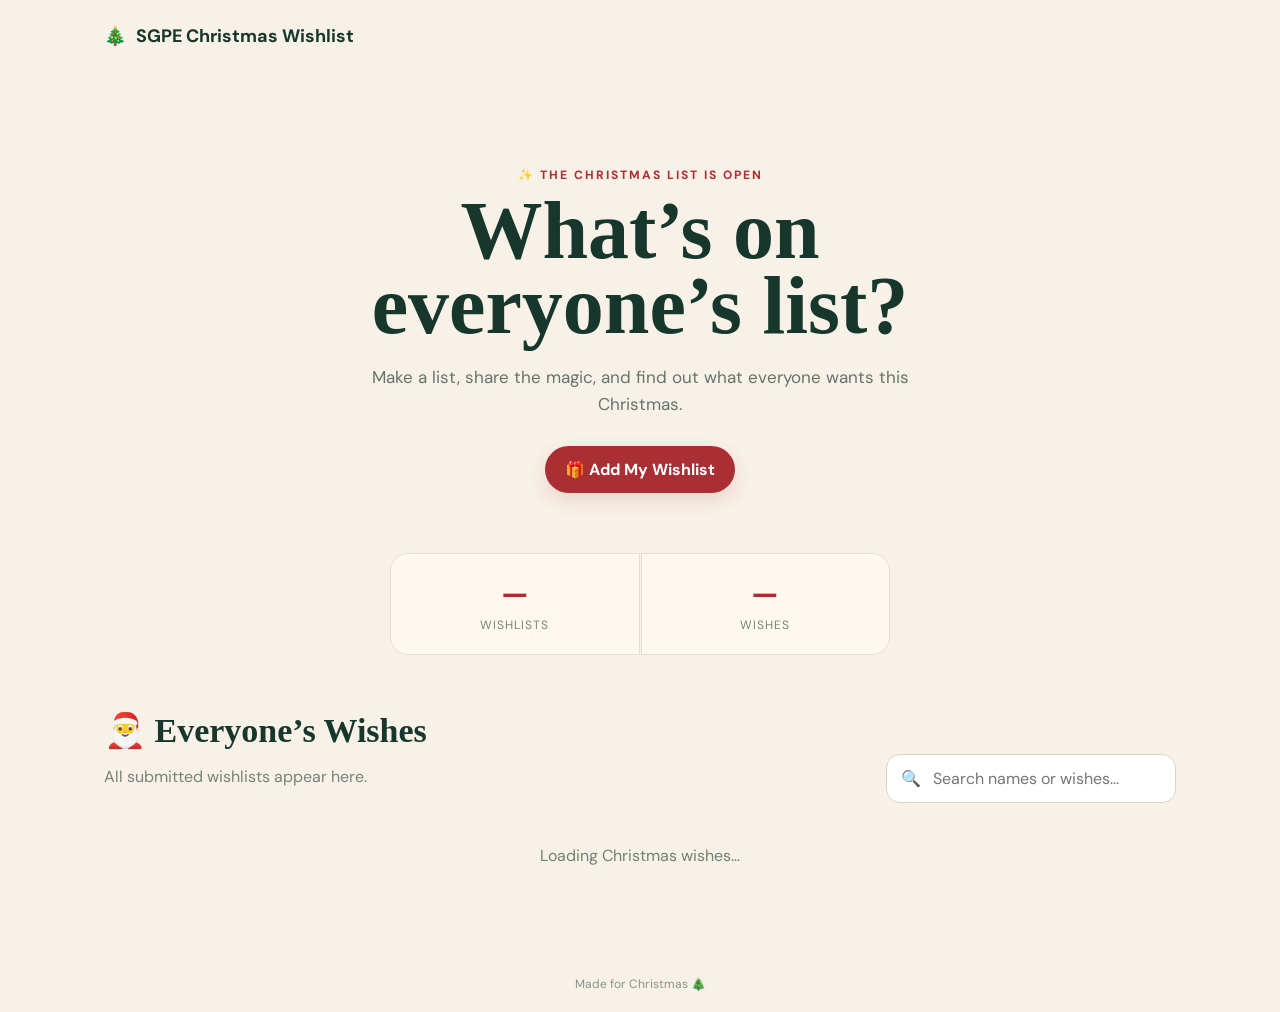
<file: index.html>
<!doctype html>
<html lang="en">
<head>
  <meta charset="utf-8">
  <meta name="viewport" content="width=device-width,initial-scale=1">
  <title>Christmas Wishlist 🎄</title>
  <meta name="description" content="See everyone's Christmas wishlist and add your own.">
  <link rel="preconnect" href="https://fonts.googleapis.com">
  <link rel="preconnect" href="https://fonts.gstatic.com" crossorigin>
  <link href="https://fonts.googleapis.com/css2?family=DM+Sans:wght@400;500;600;700&family=Mountains+of+Christmas:wght@700&display=swap" rel="stylesheet">
  <link rel="stylesheet" href="css/style.css">
</head>
<body>
  <div class="snow" aria-hidden="true"></div>
  <header class="site-header">
    <a class="brand" href="index.html"><span>🎄</span> SGPE Christmas Wishlist</a>
  </header>

  <main class="container">
    <section class="hero">
      <p class="eyebrow">✨ The Christmas list is open</p>
      <h1>What’s on<br>everyone’s list?</h1>
      <p class="hero-copy">Make a list, share the magic, and find out what everyone wants this Christmas.</p>
      <a class="button primary" href="add.html">🎁 Add My Wishlist</a>
    </section>

    <section class="stats" aria-label="Wishlist statistics">
      <div><strong id="wishlist-count">—</strong><span>Wishlists</span></div>
      <div><strong id="wish-count">—</strong><span>Wishes</span></div>
    </section>

    <section class="toolbar">
      <div>
        <h2>🎅 Everyone’s Wishes</h2>
        <p class="muted">All submitted wishlists appear here.</p>
      </div>
      <label class="search">
        <span>🔍</span>
        <input id="search" type="search" placeholder="Search names or wishes..." autocomplete="off">
      </label>
    </section>

    <div id="status" class="status">Loading Christmas wishes…</div>
    <section id="wishlist-grid" class="wishlist-grid"></section>
  </main>

  <footer>Made for Christmas 🎄</footer>
  <script type="module" src="js/home.js"></script>
</body>
</html>
</file>
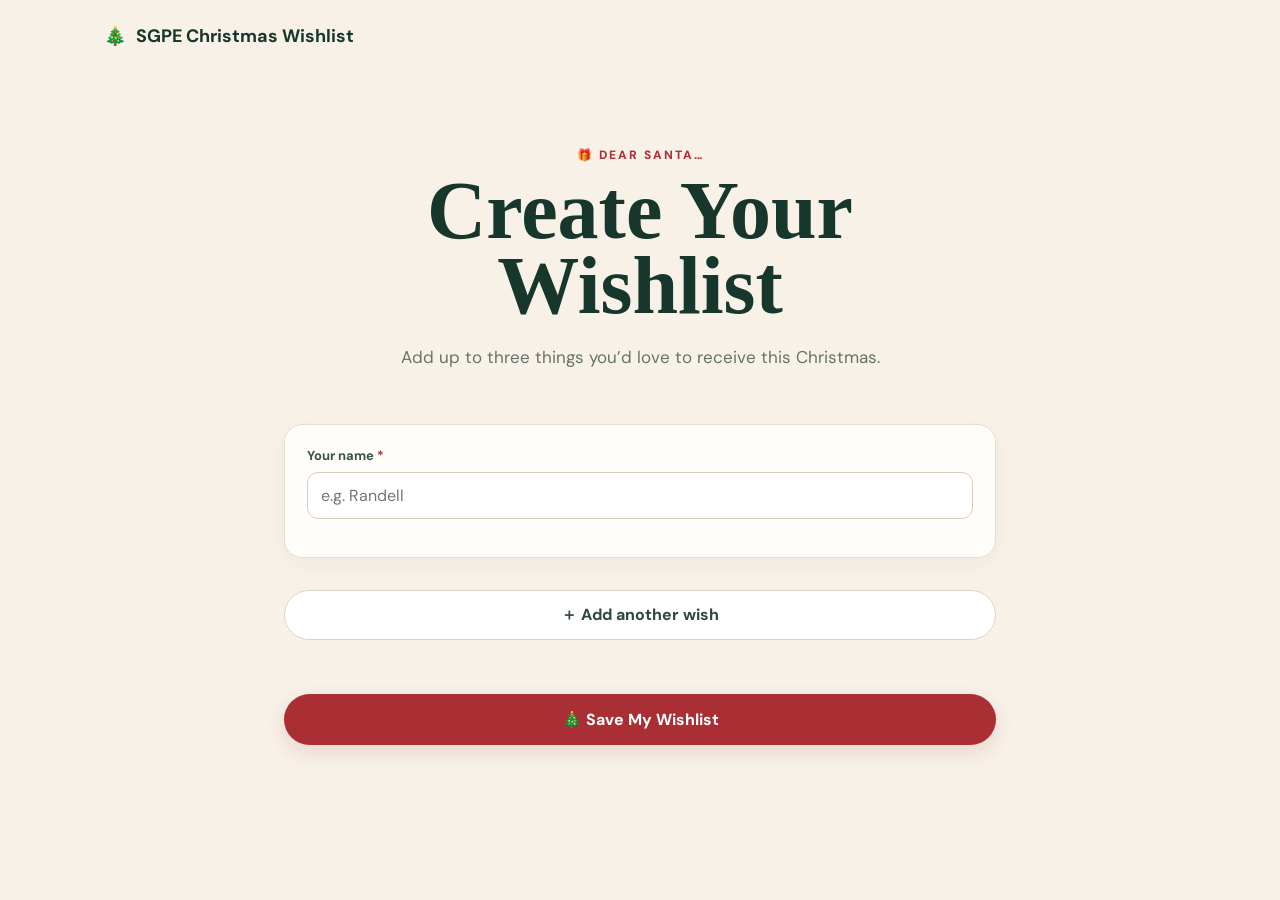
<file: add.html>
<!doctype html>
<html lang="en">
<head>
  <meta charset="utf-8">
  <meta name="viewport" content="width=device-width,initial-scale=1">
  <title>Add Your Wishlist 🎁</title>
  <link rel="preconnect" href="https://fonts.googleapis.com">
  <link rel="preconnect" href="https://fonts.gstatic.com" crossorigin>
  <link href="https://fonts.googleapis.com/css2?family=DM+Sans:wght@400;500;600;700&family=Mountains+of+Christmas:wght@700&display=swap" rel="stylesheet">
  <link rel="stylesheet" href="css/style.css">
</head>
<body>
  <div class="snow" aria-hidden="true"></div>
  <header class="site-header">
    <a class="brand" href="index.html"><span>🎄</span> SGPE Christmas Wishlist</a>
  </header>

  <main class="container narrow">
    <section class="form-hero">
      <p class="eyebrow">🎁 Dear Santa…</p>
      <h1>Create Your Wishlist</h1>
      <p class="hero-copy">Add up to three things you’d love to receive this Christmas.</p>
    </section>

    <form id="wishlist-form" class="wishlist-form">
      <div class="form-card">
        <label for="person-name">Your name <span class="required">*</span></label>
        <input id="person-name" name="name" maxlength="80" required placeholder="e.g. Randell">
      </div>

      <div id="wish-fields"></div>

      <button type="button" id="add-wish" class="button ghost">＋ Add another wish</button>
      <p id="form-error" class="form-error" role="alert"></p>

      <button class="button primary submit-button" type="submit">🎄 Save My Wishlist</button>
    </form>

    <section id="success" class="success-card hidden">
      <div class="success-icon">🎉</div>
      <h2>Wishlist saved!</h2>
      <p>Your Christmas wishes are now on the list.</p>
      <div class="success-actions">
        <a id="view-link" class="button primary" href="index.html">View Everyone’s Wishes</a>
        <button id="copy-link" class="button ghost" type="button">📋 Copy My Wishlist Link</button>
      </div>
      <p id="copy-status" class="muted"></p>
    </section>
  </main>
  <script type="module" src="js/add.js"></script>
</body>
</html>
</file>
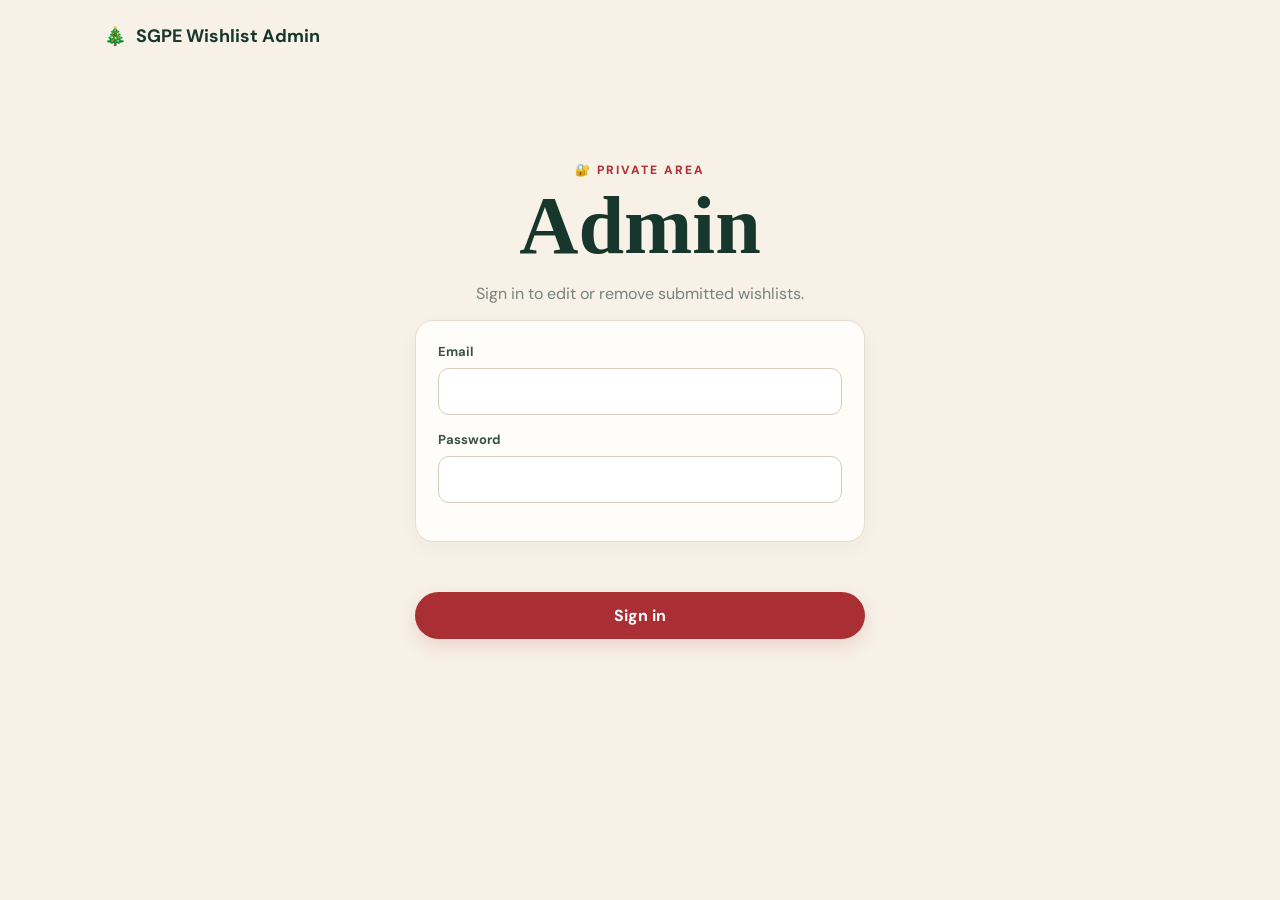
<file: admin.html>
<!doctype html>
<html lang="en">
<head>
  <meta charset="utf-8">
  <meta name="viewport" content="width=device-width,initial-scale=1">
  <title>Wishlist Admin</title>
  <link rel="preconnect" href="https://fonts.googleapis.com">
  <link rel="preconnect" href="https://fonts.gstatic.com" crossorigin>
  <link href="https://fonts.googleapis.com/css2?family=DM+Sans:wght@400;500;600;700&family=Mountains+of+Christmas:wght@700&display=swap" rel="stylesheet">
  <link rel="stylesheet" href="css/style.css">
</head>
<body>
  <header class="site-header">
    <a class="brand" href="index.html"><span>🎄</span> SGPE Wishlist Admin</a>
  </header>

  <main class="container admin-container">
    <section id="login-panel" class="admin-login">
      <p class="eyebrow">🔐 Private area</p>
      <h1>Admin</h1>
      <p class="muted">Sign in to edit or remove submitted wishlists.</p>
      <form id="login-form" class="wishlist-form compact">
        <div class="form-card">
          <label>Email</label>
          <input id="email" type="email" required autocomplete="username">
          <label>Password</label>
          <input id="password" type="password" required autocomplete="current-password">
        </div>
        <p id="login-error" class="form-error" role="alert"></p>
        <button class="button primary" type="submit">Sign in</button>
      </form>
    </section>

    <section id="admin-panel" class="hidden">
      <div class="admin-heading">
        <div>
          <p class="eyebrow">🎅 Santa’s desk</p>
          <h1>Manage Wishlists</h1>
        </div>
        <button id="logout" class="button ghost">Sign out</button>
      </div>
      <p id="admin-status" class="status">Loading…</p>
      <div id="admin-list" class="admin-list"></div>
    </section>
  </main>
  <script type="module" src="js/admin.js"></script>
</body>
</html>
</file>
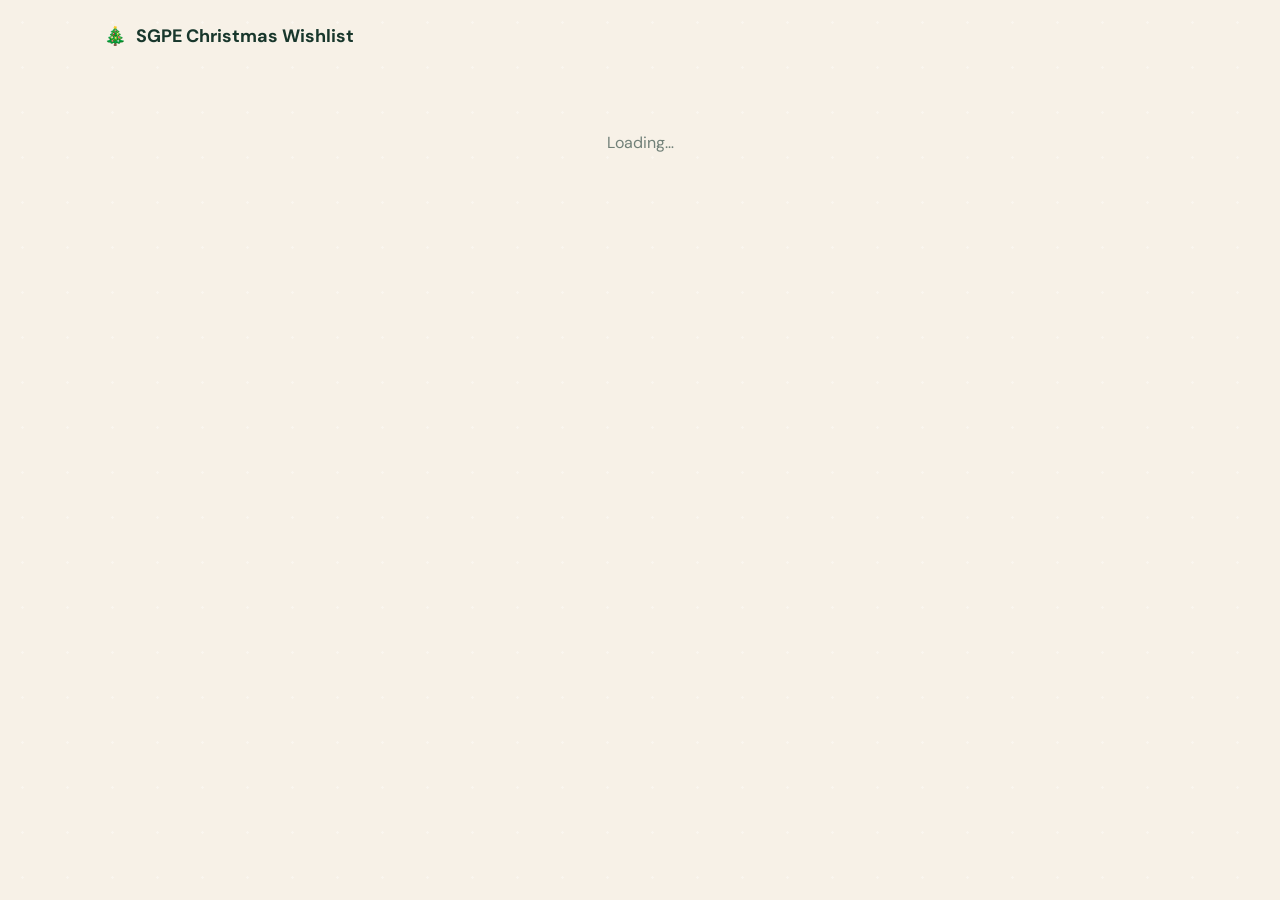
<file: wishlist.html>
<!doctype html>
<html lang="en">
<head>
<meta charset="utf-8"><meta name="viewport" content="width=device-width,initial-scale=1">
<title>Christmas Wishlist 🎄</title>
<link rel="preconnect" href="https://fonts.googleapis.com"><link rel="preconnect" href="https://fonts.gstatic.com" crossorigin>
<link href="https://fonts.googleapis.com/css2?family=DM+Sans:wght@400;500;600;700&family=Mountains+of+Christmas:wght@700&display=swap" rel="stylesheet">
<link rel="stylesheet" href="css/style.css">
</head>
<body>
<div class="snow" aria-hidden="true"></div>
<header class="site-header"><a class="brand" href="index.html"><span>🎄</span> SGPE Christmas Wishlist</a></header>
<main class="container narrow"><div id="wishlist-content" class="status">Loading…</div></main>
<script type="module" src="js/wishlist.js"></script>
</body>
</html>
</file>
<file: css/style.css>
*{box-sizing:border-box}html{scroll-behavior:smooth}body{margin:0;background:#f7f1e7;color:#26362f;font-family:"DM Sans",system-ui,sans-serif;min-height:100vh}.snow{position:fixed;inset:0;pointer-events:none;opacity:.35;background-image:radial-gradient(circle,#fff 1px,transparent 1.5px);background-size:45px 45px;z-index:0}.site-header{position:relative;z-index:2;max-width:1120px;margin:auto;padding:24px 24px;display:flex;justify-content:space-between;align-items:center}.brand{font-weight:700;text-decoration:none;color:#18372c;font-size:18px}.brand span{margin-right:6px}.nav-link{display:inline-flex;padding:10px 16px;border-radius:999px;text-decoration:none;color:#fff;background:#a92f35;font-weight:700;font-size:14px}.secondary-link{background:transparent;color:#2b483b}.container{position:relative;z-index:1;max-width:1120px;margin:auto;padding:40px 24px 70px}.narrow{max-width:760px}.hero{text-align:center;padding:55px 0 35px}.eyebrow{color:#b22f36;text-transform:uppercase;letter-spacing:2px;font-size:12px;font-weight:800;margin:0 0 10px}.hero h1,.form-hero h1,.admin-heading h1,.admin-login h1,.personal-card h1{font-family:"Mountains of Christmas",serif;color:#18372c;font-size:clamp(48px,8vw,82px);line-height:.92;margin:0 0 20px}.hero-copy{max-width:570px;margin:0 auto 28px;color:#66736d;font-size:17px;line-height:1.6}.button{border:0;border-radius:999px;padding:13px 20px;font:inherit;font-weight:700;text-decoration:none;display:inline-flex;justify-content:center;align-items:center;cursor:pointer;transition:.15s transform,.15s opacity}.button:hover{transform:translateY(-1px)}.button:disabled{opacity:.6;cursor:wait}.primary{background:#a92f35;color:#fff;box-shadow:0 7px 18px #a92f3525}.ghost{background:#fff;color:#2c493c;border:1px solid #ddd3c4}.stats{display:flex;justify-content:center;gap:1px;margin:25px auto 55px;max-width:500px}.stats div{background:#fff8ef;padding:20px 35px;text-align:center;border:1px solid #e8dfd2;flex:1}.stats div:first-child{border-radius:18px 0 0 18px}.stats div:last-child{border-radius:0 18px 18px 0}.stats strong{display:block;font-size:30px;color:#a92f35}.stats span{font-size:12px;color:#77837c;text-transform:uppercase;letter-spacing:1px}.toolbar{display:flex;justify-content:space-between;align-items:end;gap:20px;margin-bottom:22px}.toolbar h2{margin:0;font-family:"Mountains of Christmas",serif;font-size:34px;color:#18372c}.muted{color:#78827d}.search{background:#fff;border:1px solid #ddd3c4;border-radius:14px;padding:0 14px;display:flex;align-items:center;gap:8px;min-width:290px}.search input{border:0;outline:0;background:transparent;padding:13px 4px;width:100%;font:inherit}.status{padding:20px;text-align:center;color:#718078}.hidden{display:none!important}.wishlist-grid{display:grid;grid-template-columns:repeat(3,1fr);gap:18px}.wishlist-card{position:relative;background:#fffdf9;border:1px solid #e7dccd;border-radius:20px;padding:25px;box-shadow:0 8px 25px #4d35250b;overflow:hidden}.card-ribbon{position:absolute;right:17px;top:16px;font-size:23px}.wishlist-card h3{margin:0 30px 20px 0;color:#1f3b30;font-size:21px}.wishes{display:grid;gap:12px}.wish{display:flex;gap:11px;padding:11px 0;border-top:1px dashed #ded3c4}.wish-number{width:25px;height:25px;flex:none;border-radius:50%;display:grid;place-items:center;background:#f3dfc2;color:#7e572a;font-size:12px;font-weight:800}.wish strong{font-size:15px}.wish p{margin:5px 0 0;color:#77817c;font-size:13px;line-height:1.5}.form-hero{text-align:center;padding:35px 0 25px}.wishlist-form{display:grid;gap:16px}.form-card{background:#fffdf9;border:1px solid #e7dccd;border-radius:18px;padding:22px;box-shadow:0 6px 20px #4d35250a}.form-card label{display:block;font-weight:700;font-size:13px;margin:0 0 8px;color:#385346}.form-card label+input,.form-card label+textarea{margin-bottom:16px}.form-card input,.form-card textarea{width:100%;border:1px solid #d8cdbd;border-radius:11px;background:#fff;padding:12px 13px;font:inherit;outline:none}.form-card input:focus,.form-card textarea:focus{border-color:#a92f35;box-shadow:0 0 0 3px #a92f3512}.required{color:#a92f35}.optional{color:#9a9d98;font-weight:400}.wish-heading{display:flex;justify-content:space-between;margin-bottom:18px;font-weight:800;color:#a92f35;font-size:12px;letter-spacing:1px}.remove-wish{border:0;background:none;color:#8c5d58;cursor:pointer}.submit-button{width:100%;padding:15px;margin-top:4px}.form-error{color:#a92f35;min-height:18px;margin:0;text-align:center;font-size:13px}.success-card,.personal-card{background:#fffdf9;border:1px solid #e7dccd;border-radius:24px;padding:40px;text-align:center;box-shadow:0 10px 30px #4d35250d}.success-icon,.personal-icon{font-size:50px}.success-card h2{font-family:"Mountains of Christmas",serif;font-size:45px;color:#18372c;margin:8px 0}.success-actions{display:flex;gap:10px;justify-content:center;flex-wrap:wrap;margin-top:25px}.admin-container{max-width:900px}.admin-login{max-width:450px;margin:50px auto;text-align:center}.compact{text-align:left}.admin-heading{display:flex;justify-content:space-between;align-items:center;margin-bottom:20px}.admin-heading h1{font-size:55px}.admin-list{display:grid;gap:15px}.admin-card{background:#fffdf9;border:1px solid #e7dccd;border-radius:18px;padding:20px}.admin-card-head{display:flex;gap:10px;margin-bottom:14px}.admin-name,.admin-wish input,.admin-wish textarea{border:1px solid #d8cdbd;border-radius:9px;background:#fff;padding:10px;font:inherit;width:100%}.admin-name{font-weight:700}.danger{border:0;border-radius:999px;background:#f4d8d6;color:#8c292e;padding:8px 13px;font-weight:700;cursor:pointer;white-space:nowrap}.admin-wishes{display:grid;gap:8px}.admin-wish{display:grid;grid-template-columns:1fr 1.3fr;gap:8px}.save-wishlist{margin-top:12px}.save-result{margin-left:10px;font-size:13px;color:#47705c}.personal-card h1{font-size:55px;margin-bottom:28px}.personal-wishes{text-align:left;display:grid;gap:10px;margin-bottom:25px}.personal-wish{display:flex;gap:15px;align-items:flex-start;padding:15px;border-radius:14px;background:#faf4ea}.personal-wish>span{font-weight:800;color:#a92f35}.personal-wish h3{margin:0;font-size:18px}.personal-wish p{margin:5px 0 0;color:#737c77;line-height:1.5}footer{position:relative;z-index:1;text-align:center;padding:20px;color:#89918c;font-size:12px}footer a{color:inherit}@media(max-width:850px){.wishlist-grid{grid-template-columns:repeat(2,1fr)}}@media(max-width:650px){.site-header{padding:18px 16px}.brand{font-size:15px}.nav-link{padding:8px 11px;font-size:12px}.container{padding:25px 16px 55px}.hero{padding:35px 0 20px}.hero h1{font-size:54px}.toolbar{display:block}.toolbar h2{font-size:30px}.search{margin-top:15px;min-width:0}.wishlist-grid{grid-template-columns:1fr}.stats{margin-bottom:38px}.stats div{padding:16px}.stats strong{font-size:25px}.form-hero h1{font-size:52px}.success-card,.personal-card{padding:28px 20px}.admin-heading{align-items:flex-start}.admin-heading h1{font-size:45px}.admin-card-head{flex-direction:column}.admin-wish{grid-template-columns:1fr}.danger{align-self:flex-start}.personal-card h1{font-size:48px}}

/* Keep long descriptions and URLs inside their cards. */
.wish-description {
  min-width: 0;
  max-width: 100%;
}

.wish-description p {
  white-space: pre-wrap;
  overflow-wrap: anywhere;
  word-break: break-word;
}

.wish-description a {
  overflow-wrap: anywhere;
  word-break: break-all;
  color: #9b3036;
  text-decoration: underline;
}

.copy-description {
  display: inline-flex;
  margin-top: 7px;
  padding: 5px 10px;
  border: 1px solid #ded3c4;
  border-radius: 999px;
  background: #fffaf2;
  color: #385346;
  font: inherit;
  font-size: 11px;
  font-weight: 700;
  cursor: pointer;
}

.copy-description:hover {
  background: #f3e7d5;
}

.personal-wish-content {
  min-width: 0;
  flex: 1;
}

.personal-wish {
  min-width: 0;
}
</file>
